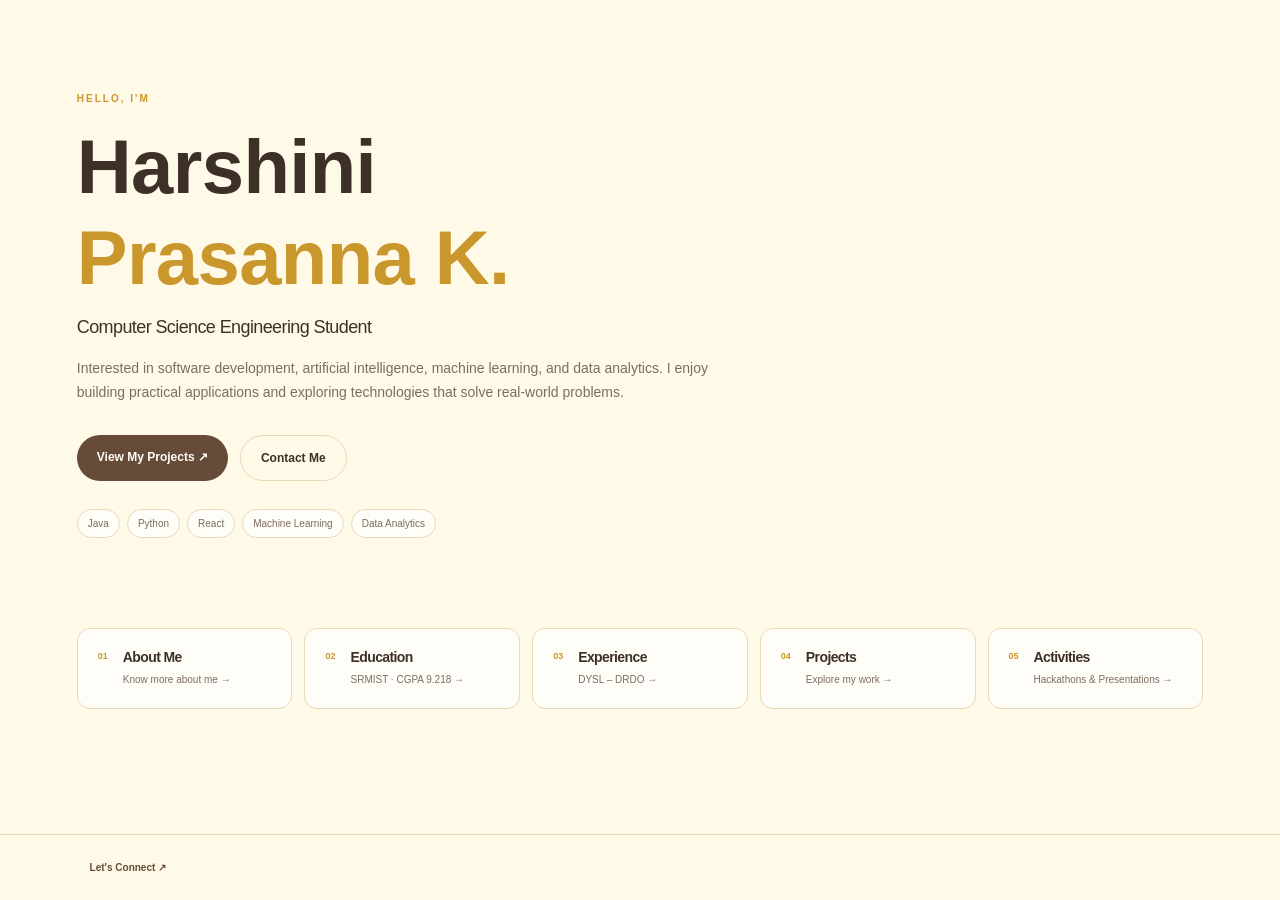
<file: index.html>
<!DOCTYPE html>
<html lang="en">

<head>

  <meta charset="UTF-8">

  <meta name="viewport" content="width=device-width, initial-scale=1.0">

  <title>Harshini Prasanna K. | Portfolio</title>

  <link rel="stylesheet" href="style.css">

</head>


<body>


  <main>


    <!-- =====================================
         HOME
    ====================================== -->

    <section class="home">


      <div class="home-content">


        <p class="small-title">
          HELLO, I'M
        </p>


        <h1>
          Harshini
          <span>Prasanna K.</span>
        </h1>


        <h2>
          Computer Science Engineering Student
        </h2>


        <p class="home-description">

          Interested in software development, artificial intelligence,
          machine learning, and data analytics. I enjoy building
          practical applications and exploring technologies that solve
          real-world problems.

        </p>


        <!-- BUTTONS -->

        <div class="home-buttons">


          <a href="projects.html"
             class="button primary-button">

            View My Projects ↗

          </a>


          <a href="contact.html"
             class="button secondary-button">

            Contact Me

          </a>


        </div>


        <!-- QUICK SKILLS -->

        <div class="quick-skills">

          <span>Java</span>

          <span>Python</span>

          <span>React</span>

          <span>Machine Learning</span>

          <span>Data Analytics</span>

        </div>


      </div>


    </section>



    <!-- =====================================
         QUICK NAVIGATION CARDS
    ====================================== -->

    <section class="home-bottom">


      <!-- ABOUT -->

      <a href="about.html">

        <span>01</span>

        <div>

          <h3>
            About Me
          </h3>

          <p>
            Know more about me →
          </p>

        </div>

      </a>



      <!-- EDUCATION -->

      <a href="education.html">

        <span>02</span>

        <div>

          <h3>
            Education
          </h3>

          <p>
            SRMIST · CGPA 9.218 →
          </p>

        </div>

      </a>



      <!-- INTERNSHIP -->

      <a href="internship.html">

        <span>03</span>

        <div>

          <h3>
            Experience
          </h3>

          <p>
            DYSL – DRDO →
          </p>

        </div>

      </a>



      <!-- PROJECTS -->

      <a href="projects.html">

        <span>04</span>

        <div>

          <h3>
            Projects
          </h3>

          <p>
            Explore my work →
          </p>

        </div>

      </a>



      <!-- ACTIVITIES -->

      <a href="activities.html">

        <span>05</span>

        <div>

          <h3>
            Activities
          </h3>

          <p>
            Hackathons & Presentations →
          </p>

        </div>

      </a>


    </section>


  </main>



  <!-- =====================================
       FOOTER
  ====================================== -->

  <footer>


    


    <a href="contact.html">
      Let's Connect ↗
    </a>


  </footer>


</body>

</html>
</file>
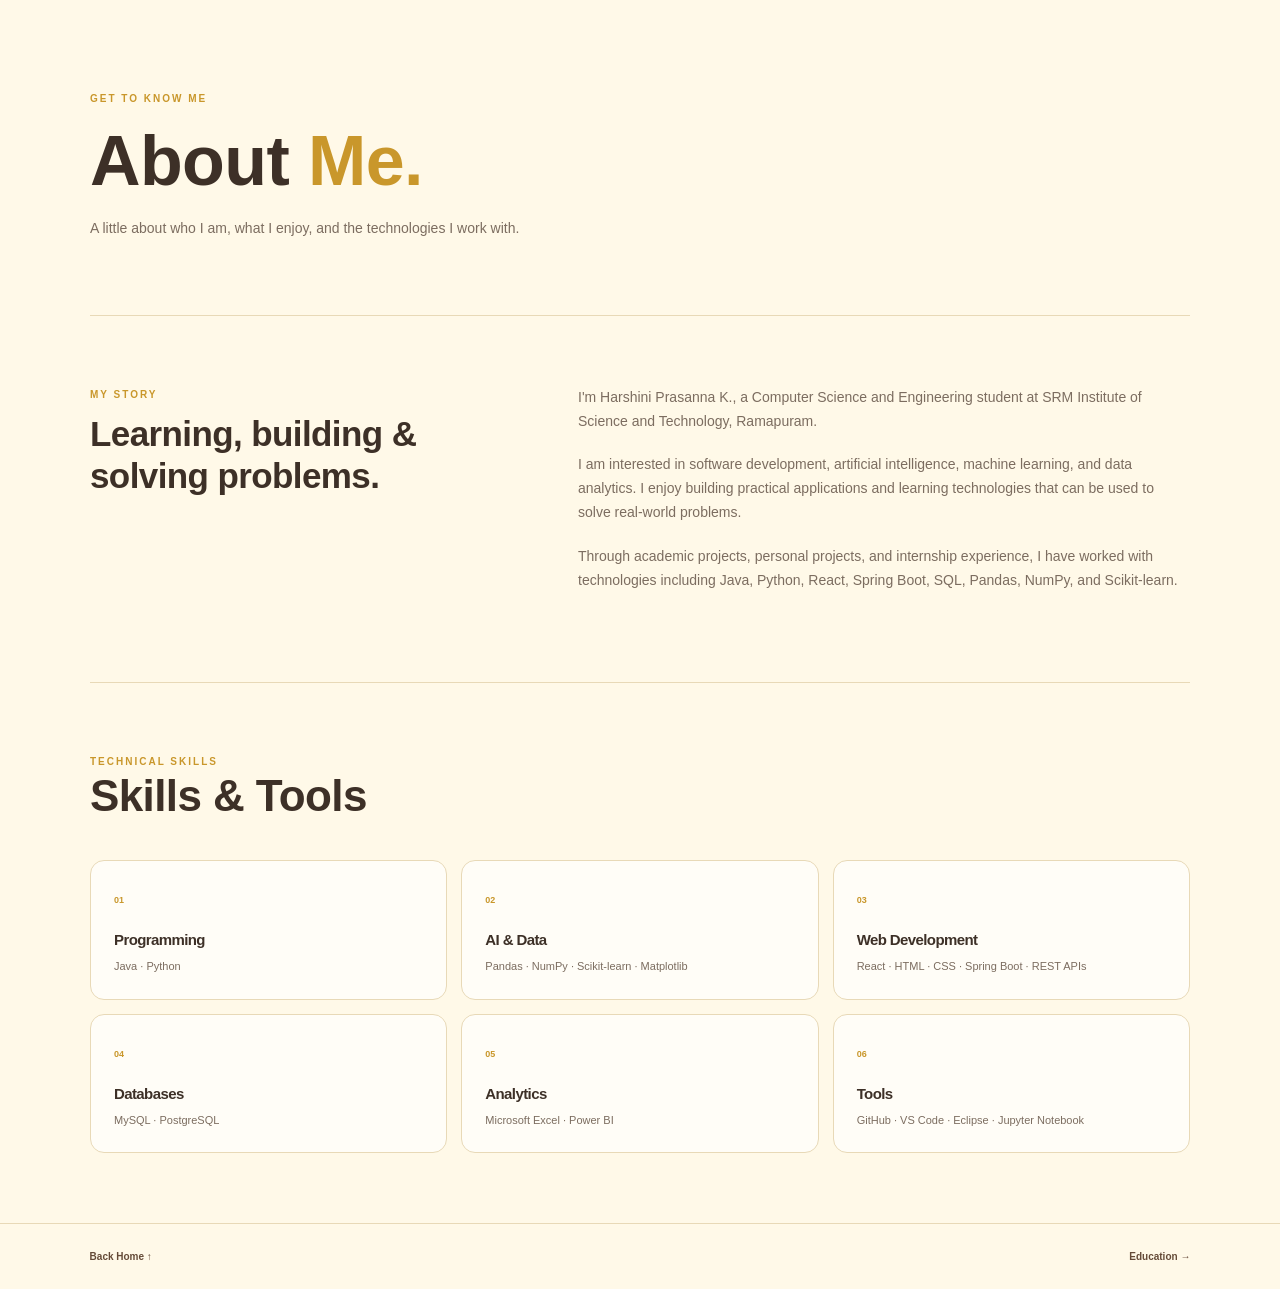
<file: about.html>
<!DOCTYPE html>
<html lang="en">

<head>
  <meta charset="UTF-8">
  <meta name="viewport" content="width=device-width, initial-scale=1.0">

  <title>About | Harshini Prasanna K.</title>

  <link rel="stylesheet" href="style.css">
  <script src="script.js" defer></script>
</head>

<body>




<main>

  <!-- PAGE TITLE -->

  <section class="page-header">

    <p class="small-title">
      GET TO KNOW ME
    </p>

    <h1>
      About <span>Me.</span>
    </h1>

    <p>
      A little about who I am, what I enjoy,
      and the technologies I work with.
    </p>

  </section>


  <!-- ABOUT -->

  <section class="content-section">

    <div class="about-layout">

      <div class="about-heading">

        <p class="small-title">
          MY STORY
        </p>

        <h2>
          Learning, building &
          solving problems.
        </h2>

      </div>


      <div class="about-description">

        <p>
          I'm Harshini Prasanna K., a Computer Science and Engineering
          student at SRM Institute of Science and Technology,
          Ramapuram.
        </p>

        <p>
          I am interested in software development, artificial
          intelligence, machine learning, and data analytics.
          I enjoy building practical applications and learning
          technologies that can be used to solve real-world problems.
        </p>

        <p>
          Through academic projects, personal projects, and internship
          experience, I have worked with technologies including Java,
          Python, React, Spring Boot, SQL, Pandas, NumPy, and
          Scikit-learn.
        </p>

      </div>

    </div>

  </section>


  <!-- SKILLS -->

  <section class="content-section skills-section">

    <p class="small-title">
      TECHNICAL SKILLS
    </p>

    <h2 class="section-title">
      Skills & Tools
    </h2>


    <div class="skills-grid">


      <div class="skill-card">

        <span>01</span>

        <h3>
          Programming
        </h3>

        <p>
          Java · Python
        </p>

      </div>


      <div class="skill-card">

        <span>02</span>

        <h3>
          AI & Data
        </h3>

        <p>
          Pandas · NumPy · Scikit-learn · Matplotlib
        </p>

      </div>


      <div class="skill-card">

        <span>03</span>

        <h3>
          Web Development
        </h3>

        <p>
          React · HTML · CSS · Spring Boot · REST APIs
        </p>

      </div>


      <div class="skill-card">

        <span>04</span>

        <h3>
          Databases
        </h3>

        <p>
          MySQL · PostgreSQL
        </p>

      </div>


      <div class="skill-card">

        <span>05</span>

        <h3>
          Analytics
        </h3>

        <p>
          Microsoft Excel · Power BI
        </p>

      </div>


      <div class="skill-card">

        <span>06</span>

        <h3>
          Tools
        </h3>

        <p>
          GitHub · VS Code · Eclipse · Jupyter Notebook
        </p>

      </div>

    </div>

  </section>

</main>


<footer>


  <a href="index.html">
    Back Home ↑
  </a>
  
  <a href="education.html">
    Education →
  </a>

</footer>

</body>
</html>
</file>
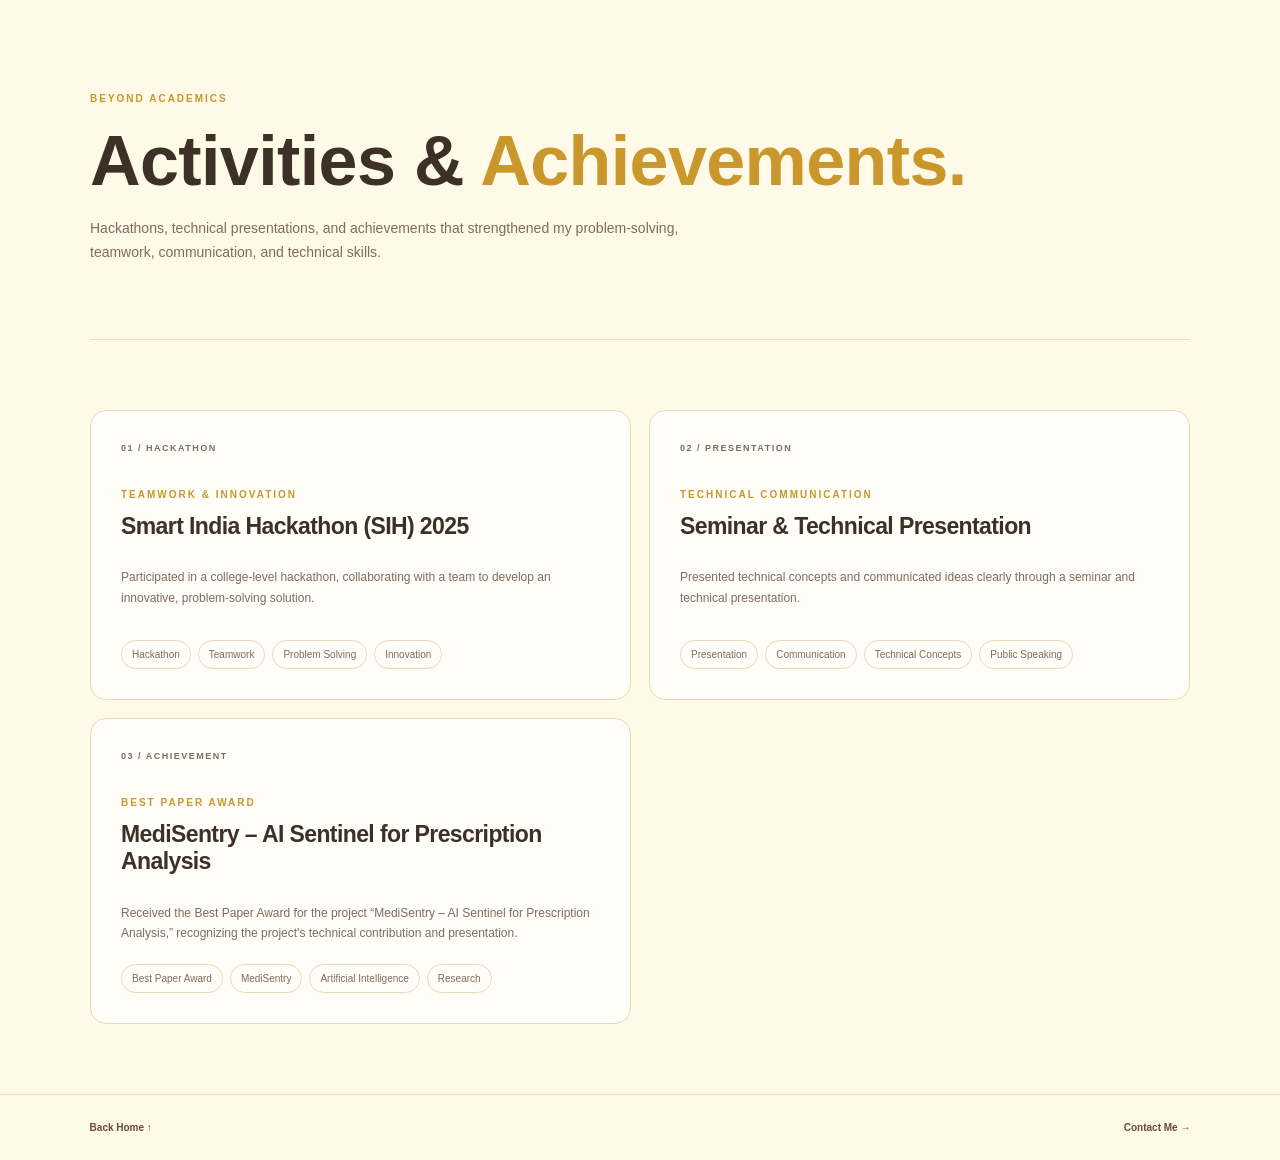
<file: activities.html>
<!DOCTYPE html>
<html lang="en">

<head>
  <meta charset="UTF-8">
  <meta name="viewport" content="width=device-width, initial-scale=1.0">

  <title>Activities & Achievements | Harshini Prasanna K.</title>

  <link rel="stylesheet" href="style.css">
</head>

<body>

  <main>

    <!-- =====================================
         PAGE HEADER
    ====================================== -->

    <section class="page-header">

      <p class="small-title">BEYOND ACADEMICS</p>

      <h1>
        Activities & <span>Achievements.</span>
      </h1>

      <p>
        Hackathons, technical presentations, and achievements that
        strengthened my problem-solving, teamwork, communication,
        and technical skills.
      </p>

    </section>


    <!-- =====================================
         ACTIVITIES & ACHIEVEMENTS
    ====================================== -->

    <section class="content-section">

      <div class="activities-grid">


        <!-- 01 - SMART INDIA HACKATHON -->

        <article class="activity-card">

          <div class="activity-number">
            01 / HACKATHON
          </div>

          <p class="small-title">
            TEAMWORK & INNOVATION
          </p>

          <h2>
            Smart India Hackathon (SIH) 2025
          </h2>

          <p class="activity-description">
            Participated in a college-level hackathon, collaborating
            with a team to develop an innovative, problem-solving
            solution.
          </p>

          <div class="tag-list">
            <span>Hackathon</span>
            <span>Teamwork</span>
            <span>Problem Solving</span>
            <span>Innovation</span>
          </div>

        </article>


        <!-- 02 - SEMINAR -->

        <article class="activity-card">

          <div class="activity-number">
            02 / PRESENTATION
          </div>

          <p class="small-title">
            TECHNICAL COMMUNICATION
          </p>

          <h2>
            Seminar & Technical Presentation
          </h2>

          <p class="activity-description">
            Presented technical concepts and communicated ideas
            clearly through a seminar and technical presentation.
          </p>

          <div class="tag-list">
            <span>Presentation</span>
            <span>Communication</span>
            <span>Technical Concepts</span>
            <span>Public Speaking</span>
          </div>

        </article>


        <!-- 03 - BEST PAPER AWARD -->

        <article class="activity-card">

          <div class="activity-number">
            03 / ACHIEVEMENT
          </div>

          <p class="small-title">
            BEST PAPER AWARD
          </p>

          <h2>
            MediSentry – AI Sentinel for Prescription Analysis
          </h2>

          <p class="activity-description">
            Received the Best Paper Award for the project
            “MediSentry – AI Sentinel for Prescription Analysis,”
            recognizing the project's technical contribution and
            presentation.
          </p>

          <div class="tag-list">
            <span>Best Paper Award</span>
            <span>MediSentry</span>
            <span>Artificial Intelligence</span>
            <span>Research</span>
          </div>

        </article>


      </div>

    </section>

  </main>


  <!-- =====================================
       FOOTER
  ====================================== -->

  <footer>

   
  <a href="index.html">
    Back Home ↑
  </a>

    <a href="contact.html">
      Contact Me →
    </a>

  </footer>


</body>

</html>
</file>
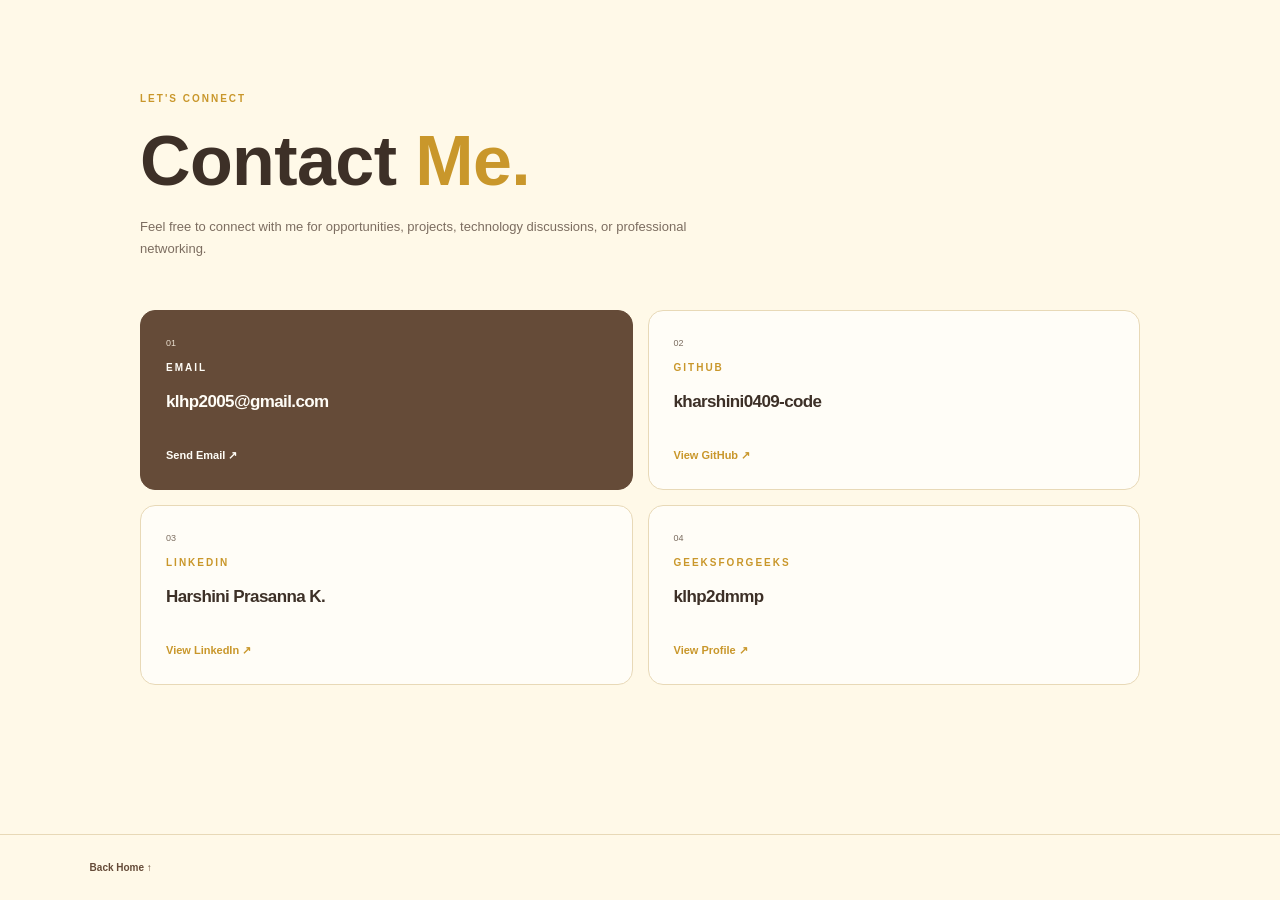
<file: contact.html>
<!DOCTYPE html>
<html lang="en">

<head>

  <meta charset="UTF-8">

  <meta name="viewport"
        content="width=device-width, initial-scale=1.0">

  <title>
    Contact | Harshini Prasanna K.
  </title>

  <link rel="stylesheet" href="style.css">

  <script src="script.js" defer></script>

</head>


<body>




<main>


  <section class="contact-page">


    <div class="contact-heading">


      <p class="small-title">
        LET'S CONNECT
      </p>


      <h1>
        Contact
        <span>Me.</span>
      </h1>


      <p>

        Feel free to connect with me for
        opportunities, projects, technology discussions,
        or professional networking.

      </p>


    </div>


    <div class="contact-grid">


      <!-- EMAIL -->

      <a
        href="mailto:klhp2005@gmail.com"
        class="contact-card email-card"
      >

        <span class="contact-number">
          01
        </span>


        <p class="small-title">
          EMAIL
        </p>


        <h2>
         klhp2005@gmail.com
        </h2>


        <strong>
          Send Email ↗
        </strong>


      </a>


      <!-- GITHUB -->

      <a
        href="https://github.com/kharshini0409-code"
        target="_blank"
        rel="noopener noreferrer"
        class="contact-card"
      >

        <span class="contact-number">
          02
        </span>


        <p class="small-title">
          GITHUB
        </p>


        <h2>
          kharshini0409-code
        </h2>


        <strong>
          View GitHub ↗
        </strong>


      </a>


      <!-- LINKEDIN -->

      <a
        href="https://www.linkedin.com/in/harshini-prasanna-k-ba0515316/"
        target="_blank"
        rel="noopener noreferrer"
        class="contact-card"
      >

        <span class="contact-number">
          03
        </span>


        <p class="small-title">
          LINKEDIN
        </p>


        <h2>
          Harshini Prasanna K.
        </h2>


        <strong>
          View LinkedIn ↗
        </strong>


      </a>


      <!-- GEEKSFORGEEKS -->

      <a
        href="https://www.geeksforgeeks.org/profile/klhp2dmmp"
        target="_blank"
        rel="noopener noreferrer"
        class="contact-card"
      >

        <span class="contact-number">
          04
        </span>


        <p class="small-title">
          GEEKSFORGEEKS
        </p>


        <h2>
          klhp2dmmp
        </h2>


        <strong>
          View Profile ↗
        </strong>


      </a>


    </div>


  </section>


</main>


<footer>

 

  <a href="index.html">
    Back Home ↑
  </a>

</footer>


</body>

</html>
</file>
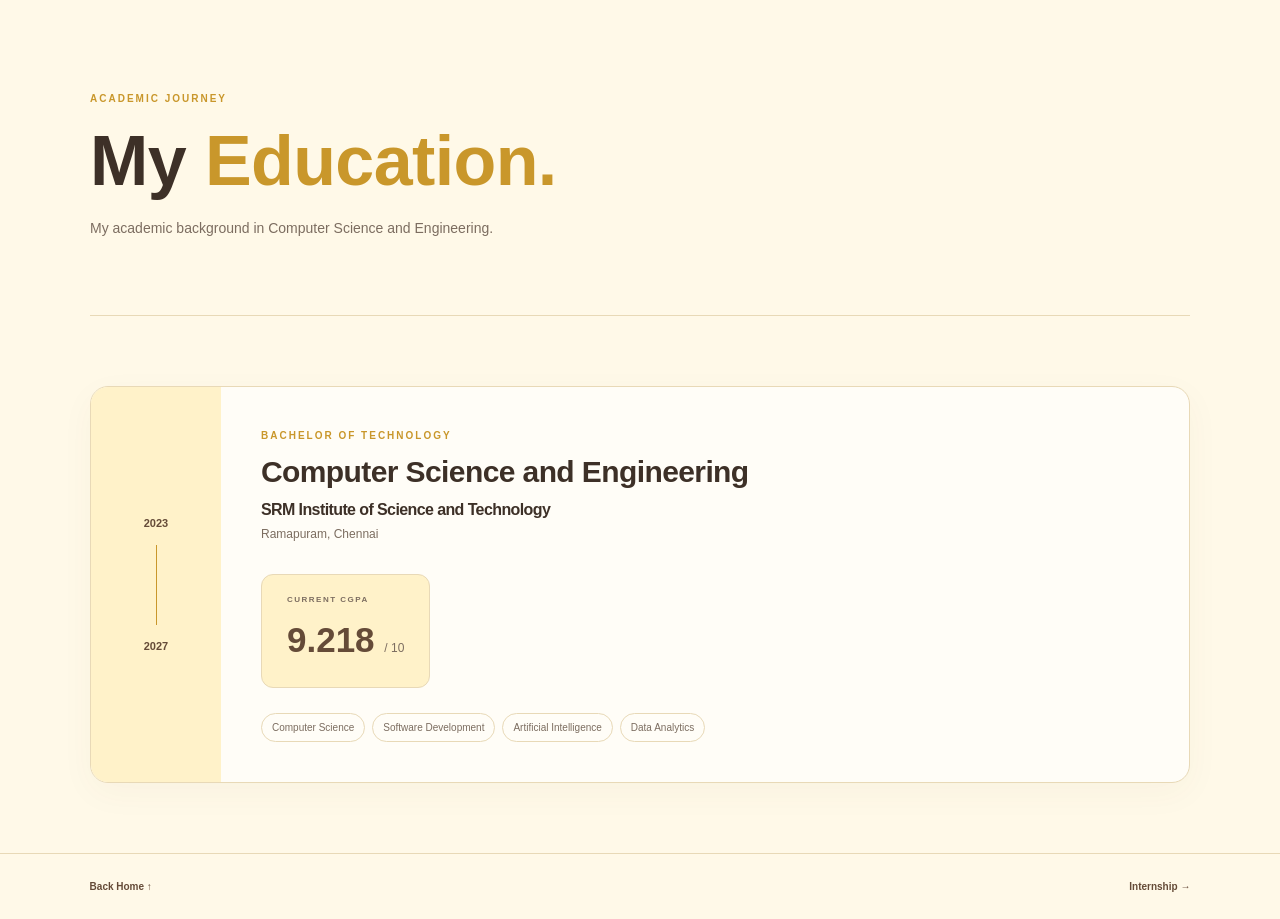
<file: education.html>
<!DOCTYPE html>
<html lang="en">

<head>

  <meta charset="UTF-8">

  <meta name="viewport"
        content="width=device-width, initial-scale=1.0">

  <title>
    Education | Harshini Prasanna K.
  </title>

  <link rel="stylesheet" href="style.css">

  <script src="script.js" defer></script>

</head>


<body>






<main>


  <!-- PAGE HEADER -->

  <section class="page-header">

    <p class="small-title">
      ACADEMIC JOURNEY
    </p>

    <h1>
      My <span>Education.</span>
    </h1>

    <p>
      My academic background in Computer Science
      and Engineering.
    </p>

  </section>


  <!-- EDUCATION -->

  <section class="content-section">


    <div class="education-card">


      <div class="education-year">

        <span>
          2023
        </span>

        <div class="education-line"></div>

        <span>
          2027
        </span>

      </div>


      <div class="education-content">

        <p class="small-title">
          BACHELOR OF TECHNOLOGY
        </p>


        <h2>
          Computer Science and Engineering
        </h2>


        <h3>
          SRM Institute of Science and Technology
        </h3>


        <p class="education-location">
          Ramapuram, Chennai
        </p>


        <div class="cgpa-box">

          <p>
            CURRENT CGPA
          </p>

          <strong>
            9.218
          </strong>

          <span>
            / 10
          </span>

        </div>


        <div class="education-tags">

          <span>
            Computer Science
          </span>

          <span>
            Software Development
          </span>

          <span>
            Artificial Intelligence
          </span>

          <span>
            Data Analytics
          </span>

        </div>

      </div>

    </div>

  </section>

</main>


<footer>


  <a href="index.html">
    Back Home ↑
  </a>

  <a href="internship.html">
    Internship →
  </a>

</footer>


</body>
</html>
</file>
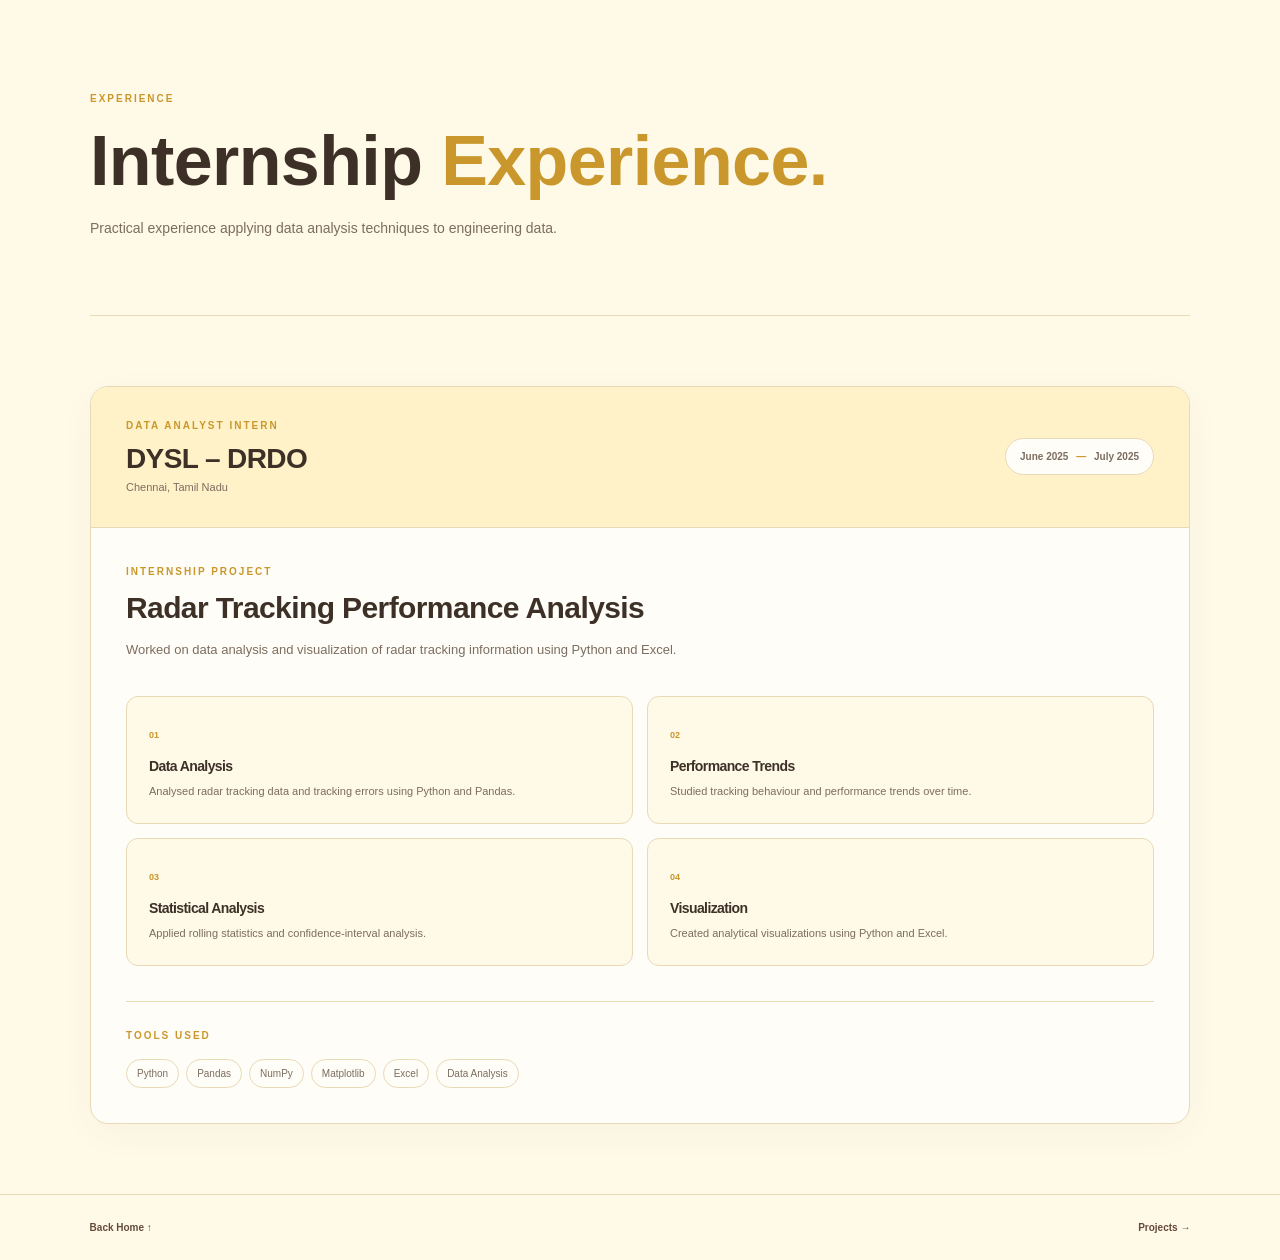
<file: internship.html>
<!DOCTYPE html>
<html lang="en">

<head>

  <meta charset="UTF-8">

  <meta name="viewport"
        content="width=device-width, initial-scale=1.0">

  <title>
    Internship | Harshini Prasanna K.
  </title>

  <link rel="stylesheet" href="style.css">

  <script src="script.js" defer></script>

</head>


<body>








<main>


  <!-- PAGE HEADER -->

  <section class="page-header">

    <p class="small-title">
      EXPERIENCE
    </p>

    <h1>
      Internship
      <span>Experience.</span>
    </h1>

    <p>
      Practical experience applying data analysis
      techniques to engineering data.
    </p>

  </section>


  <section class="content-section">


    <div class="internship-card">


      <!-- TOP -->

      <div class="internship-header">


        <div>

          <p class="small-title">
            DATA ANALYST INTERN
          </p>


          <h2>
            DYSL – DRDO
          </h2>


          <p>
            Chennai, Tamil Nadu
          </p>

        </div>


        <div class="date-badge">

          June 2025
          <span>—</span>
          July 2025

        </div>


      </div>


      <!-- PROJECT -->

      <div class="internship-body">


        <p class="small-title">
          INTERNSHIP PROJECT
        </p>


        <h2>
          Radar Tracking Performance Analysis
        </h2>


        <p class="internship-intro">

          Worked on data analysis and visualization
          of radar tracking information using Python
          and Excel.

        </p>


        <div class="experience-grid">


          <div>

            <span>
              01
            </span>

            <h3>
              Data Analysis
            </h3>

            <p>
              Analysed radar tracking data and
              tracking errors using Python and Pandas.
            </p>

          </div>


          <div>

            <span>
              02
            </span>

            <h3>
              Performance Trends
            </h3>

            <p>
              Studied tracking behaviour and
              performance trends over time.
            </p>

          </div>


          <div>

            <span>
              03
            </span>

            <h3>
              Statistical Analysis
            </h3>

            <p>
              Applied rolling statistics and
              confidence-interval analysis.
            </p>

          </div>


          <div>

            <span>
              04
            </span>

            <h3>
              Visualization
            </h3>

            <p>
              Created analytical visualizations
              using Python and Excel.
            </p>

          </div>


        </div>


        <div class="tool-section">

          <p class="small-title">
            TOOLS USED
          </p>


          <div class="tag-list">

            <span>Python</span>
            <span>Pandas</span>
            <span>NumPy</span>
            <span>Matplotlib</span>
            <span>Excel</span>
            <span>Data Analysis</span>

          </div>

        </div>


      </div>


    </div>


  </section>


</main>


<footer>

 

  <a href="index.html">
    Back Home ↑
  </a>
  
  <a href="projects.html">
    Projects →
  </a>

</footer>


</body>

</html>
</file>
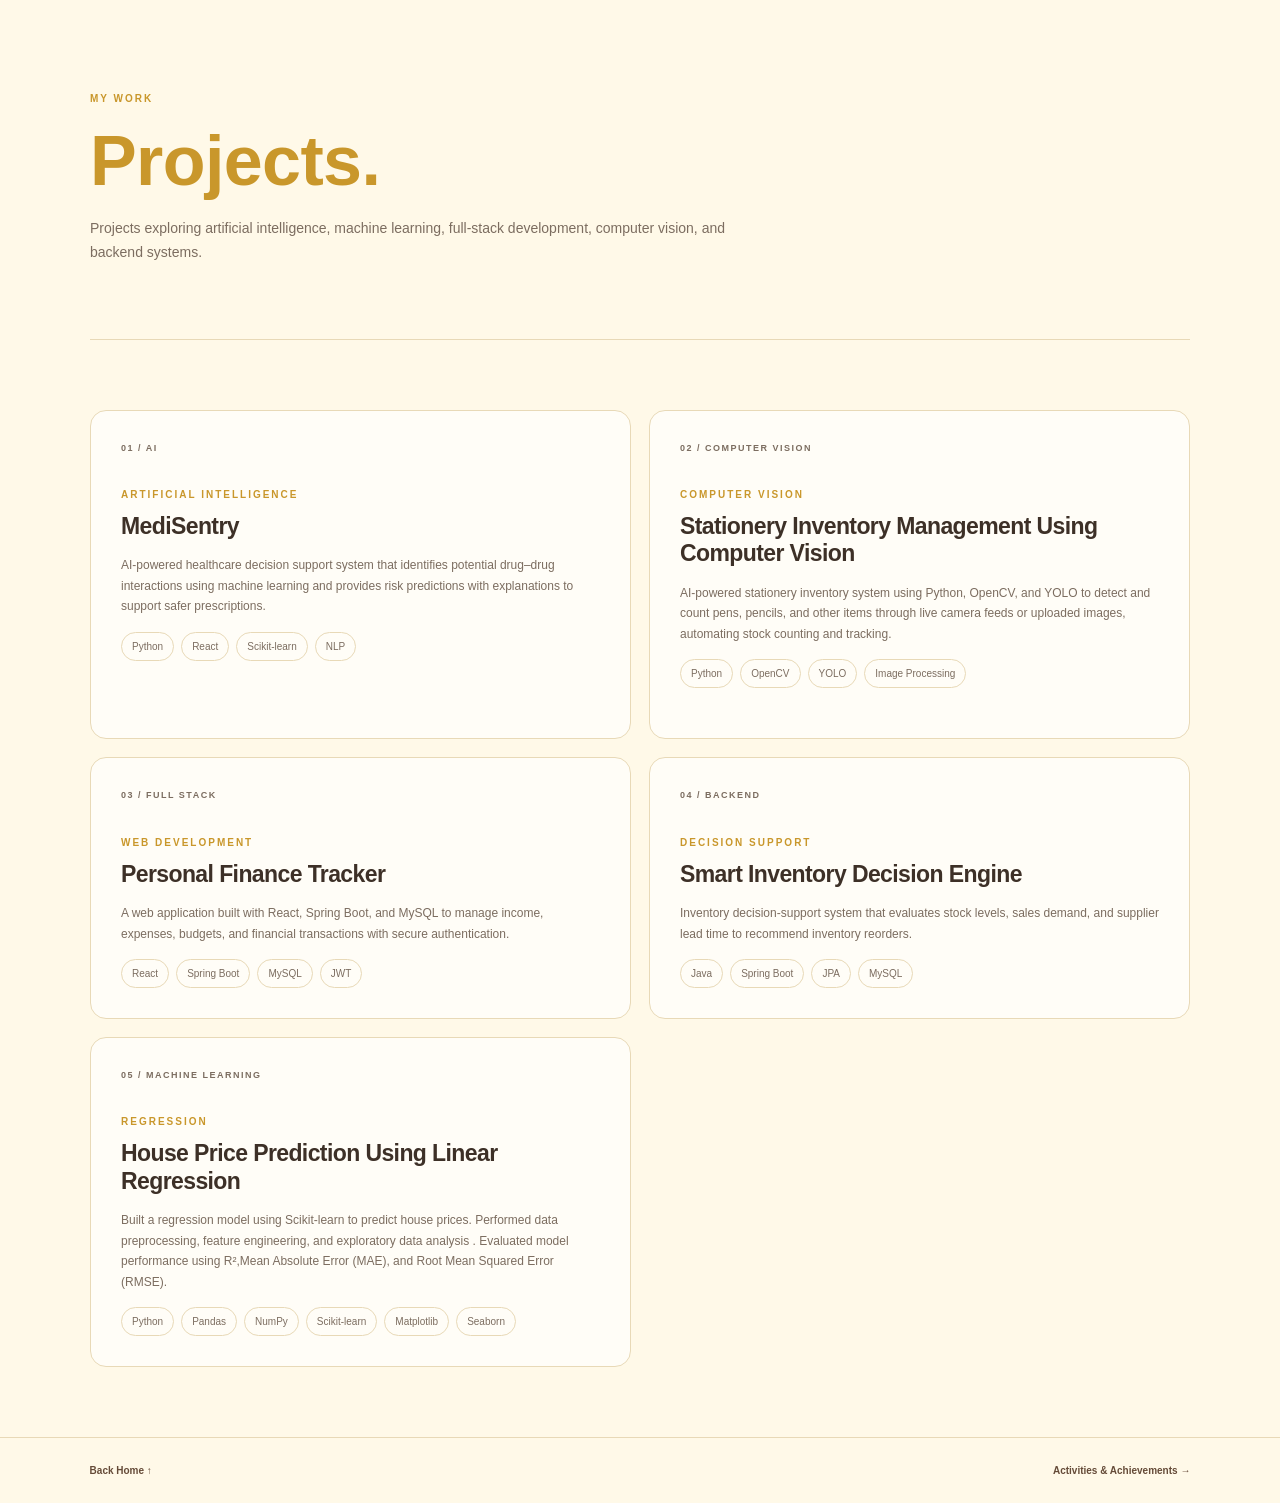
<file: projects.html>
<!DOCTYPE html>
<html lang="en">

<head>

  <meta charset="UTF-8">

  <meta name="viewport"
        content="width=device-width, initial-scale=1.0">

  <title>
    Projects | Harshini Prasanna K.
  </title>

  <link rel="stylesheet" href="style.css">

  <script src="script.js" defer></script>

</head>


<body>





<main>


  <!-- PAGE HEADER -->

  <section class="page-header">

    <p class="small-title">
      MY WORK
    </p>

    <h1>
    



      <span>Projects.</span>
    </h1>

    <p>
      Projects exploring artificial intelligence,
      machine learning, full-stack development,
      computer vision, and backend systems.
    </p>

  </section>


  <!-- PROJECTS -->

  <section class="content-section">


    <div class="projects-grid">


      <!-- PROJECT 1 -->

      <article class="project-card">


        <div class="project-number">
          01 / AI
        </div>


        <p class="small-title">
          ARTIFICIAL INTELLIGENCE
        </p>


        <h2>
          MediSentry
        </h2>


        <p>
AI-powered healthcare decision support system that identifies 
potential drug–drug interactions using machine learning and 
provides risk predictions with explanations to support 
safer prescriptions.
        </p>


        <div class="tag-list">

          <span>Python</span>
          <span>React</span>
          <span>Scikit-learn</span>
          <span>NLP</span>

        </div>


      </article>


      <!-- PROJECT 2 -->

      <article class="project-card">


        <div class="project-number">
          02 / COMPUTER VISION
        </div>


        <p class="small-title">
        COMPUTER VISION
        </p>


        <h2>
        Stationery Inventory Management Using Computer Vision
        </h2>


        <p>

         AI-powered stationery inventory system
         using Python, OpenCV, and YOLO to detect
        and count pens, pencils, and other items
         through live camera feeds or uploaded 
        images, automating stock counting and 
        tracking.
        </p>


        <div class="tag-list">

          <span>Python</span>
          <span>OpenCV</span>
          <span>YOLO</span>
          <span>Image Processing</span>

        </div>


        <p class="project-status">
         
        </p>


      </article>


      <!-- PROJECT 3 -->

      <article class="project-card">


        <div class="project-number">
          03 / FULL STACK
        </div>


        <p class="small-title">
          WEB DEVELOPMENT
        </p>


        <h2>
          Personal Finance Tracker
        </h2>


        <p>
            A web application built with React,
             Spring Boot, and MySQL to manage 
             income, expenses, budgets, and 
             financial transactions with secure
             authentication.

     

        </p>


        <div class="tag-list">

          <span>React</span>
          <span>Spring Boot</span>
          <span>MySQL</span>
          <span>JWT</span>

        </div>


      </article>


      <!-- PROJECT 4 -->

      <article class="project-card">


        <div class="project-number">
          04 / BACKEND
        </div>


        <p class="small-title">
          DECISION SUPPORT
        </p>


        <h2>
          Smart Inventory Decision Engine
        </h2>


        <p>

          Inventory decision-support system that
          evaluates stock levels, sales demand,
          and supplier lead time to recommend
          inventory reorders.

        </p>


        <div class="tag-list">

          <span>Java</span>
          <span>Spring Boot</span>
          <span>JPA</span>
          <span>MySQL</span>

        </div>


      </article>


      <!-- PROJECT 5 -->

      <article class="project-card">


        <div class="project-number">
          05 / MACHINE LEARNING
        </div>


        <p class="small-title">
          REGRESSION
        </p>


        <h2>
          House Price Prediction Using Linear Regression
        </h2>


        <p>

          Built a regression model using Scikit-learn
          to predict house prices. Performed data
          preprocessing, feature engineering, and
          exploratory data analysis . Evaluated 
          model performance using R²,Mean Absolute 
          Error (MAE), and Root Mean Squared Error
           (RMSE).

        </p>


        <div class="tag-list">

          <span>Python</span>
          <span>Pandas</span>
          <span>NumPy</span>
          <span>Scikit-learn</span>
          <span>Matplotlib</span>
          <span>Seaborn</span>

        </div>


      </article>


    </div>


  </section>


</main>


<footer>

 
  <a href="index.html">
    Back Home ↑
  </a>

  <a href="activities.html">
    Activities & Achievements →
  </a>

</footer>


</body>

</html>
</file>
<file: style.css>
/* =========================================
   COLOR THEME
========================================= */

:root {

  /* Main Background */
  --background: #fff9e8;

  /* Cards */
  --white: #fffdf7;

  /* Main Text */
  --text: #3d3027;

  /* Secondary Text */
  --muted: #7c6d60;

  /* Golden Accent */
  --primary: #c9972b;

  /* Dark Brown */
  --primary-dark: #654b38;

  /* Light Accent */
  --lavender: #f2dfad;

  /* Very Light Accent */
  --lavender-light: #fff2c9;

  /* Borders */
  --border: #e8d9b7;
}


/* =========================================
   RESET
========================================= */

* {
  box-sizing: border-box;
}


html {
  scroll-behavior: smooth;
}


body {

  margin: 0;

  min-height: 100vh;

  display: flex;

  flex-direction: column;

  background: var(--background);

  color: var(--text);

  font-family: Arial, Helvetica, sans-serif;

  line-height: 1.7;

}


main {
  flex: 1;
}


a {

  color: inherit;

  text-decoration: none;

}


button {
  font-family: inherit;
}


/* =========================================
   TYPOGRAPHY
========================================= */

h1,
h2,
h3 {

  margin-top: 0;

  line-height: 1.2;

  letter-spacing: -0.6px;

}


.small-title {

  margin: 0;

  color: var(--primary);

  font-size: 10px;

  font-weight: 800;

  letter-spacing: 2px;

}


/* =========================================
   HOME
========================================= */

.home {

  width: min(1150px, 88%);

  min-height: 580px;

  margin: auto;

  padding: 90px 0;

  display: flex;

  align-items: center;

}


.home-content {
  max-width: 760px;
}


.home-content h1 {

  margin: 14px 0;

  max-width: 700px;

  font-size: clamp(48px, 6vw, 76px);

}


.home-content h1 span {

  display: block;

  color: var(--primary);

}


.home-content h2 {

  margin: 0 0 18px;

  color: var(--text);

  font-size: 18px;

  font-weight: 500;

}


.home-description {

  max-width: 650px;

  color: var(--muted);

  font-size: 14px;

}


/* =========================================
   HOME BUTTONS
========================================= */

.home-buttons {

  margin-top: 30px;

  display: flex;

  flex-wrap: wrap;

  gap: 12px;

}


.button {

  display: inline-block;

  padding: 12px 20px;

  border-radius: 30px;

  font-size: 12px;

  font-weight: 700;

  transition: 0.2s ease;

}


.button:hover {

  transform: translateY(-2px);

}


.primary-button {

  background: var(--primary-dark);

  color: var(--white);

}


.primary-button:hover {

  background: var(--primary);

}


.secondary-button {

  background: transparent;

  border: 1px solid var(--border);

  color: var(--text);

}


.secondary-button:hover {

  color: var(--primary-dark);

  border-color: var(--primary);

}


/* =========================================
   QUICK SKILLS
========================================= */

.quick-skills {

  margin-top: 28px;

  display: flex;

  flex-wrap: wrap;

  gap: 7px;

}


.quick-skills span,
.tag-list span,
.education-tags span {

  padding: 5px 10px;

  background: var(--white);

  border: 1px solid var(--border);

  border-radius: 30px;

  color: var(--muted);

  font-size: 10px;

  transition: 0.2s ease;

}


.quick-skills span:hover,
.tag-list span:hover,
.education-tags span:hover {

  background: var(--lavender-light);

  border-color: var(--primary);

  color: var(--primary-dark);

}


/* =========================================
   HOME BOTTOM CARDS
========================================= */

.home-bottom {

  width: min(1150px, 88%);

  margin: auto;

  padding: 0 0 80px;

  display: grid;

  grid-template-columns: repeat(5, 1fr);

  gap: 12px;

}


.home-bottom > a {

  padding: 20px;

  display: flex;

  gap: 15px;

  background: var(--white);

  border: 1px solid var(--border);

  border-radius: 13px;

  transition: 0.2s ease;

}


.home-bottom > a:hover {

  transform: translateY(-3px);

  border-color: var(--primary);

  box-shadow: 0 12px 30px rgba(101, 75, 56, 0.08);

}


.home-bottom > a > span {

  color: var(--primary);

  font-size: 9px;

  font-weight: bold;

}


.home-bottom h3 {

  margin: 0 0 5px;

  font-size: 14px;

}


.home-bottom p {

  margin: 0;

  color: var(--muted);

  font-size: 10px;

}


/* =========================================
   PAGE HEADER
========================================= */

.page-header {

  width: min(1100px, 88%);

  margin: auto;

  padding: 90px 0 60px;

  border-bottom: 1px solid var(--border);

}


.page-header h1 {

  margin: 12px 0;

  font-size: clamp(45px, 6vw, 70px);

}


.page-header h1 span {

  color: var(--primary);

}


.page-header > p:last-child {

  max-width: 650px;

  color: var(--muted);

  font-size: 14px;

}


/* =========================================
   CONTENT
========================================= */

.content-section {

  width: min(1100px, 88%);

  margin: auto;

  padding: 70px 0;

}


.section-title {

  font-size: clamp(30px, 4vw, 44px);

}


/* =========================================
   ABOUT
========================================= */

.about-layout {

  display: grid;

  grid-template-columns: 0.8fr 1.2fr;

  gap: 80px;

}


.about-heading h2 {

  margin-top: 10px;

  font-size: 35px;

}


.about-description p {

  margin-top: 0;

  margin-bottom: 20px;

  color: var(--muted);

  font-size: 14px;

}


/* =========================================
   SKILLS
========================================= */

.skills-section {

  border-top: 1px solid var(--border);

}


.skills-grid {

  margin-top: 35px;

  display: grid;

  grid-template-columns: repeat(3, 1fr);

  gap: 14px;

}


.skill-card {

  padding: 23px;

  background: var(--white);

  border: 1px solid var(--border);

  border-radius: 14px;

  transition: 0.2s ease;

}


.skill-card:hover {

  transform: translateY(-3px);

  border-color: var(--primary);

  box-shadow: 0 12px 30px rgba(101, 75, 56, 0.07);

}


.skill-card > span {

  color: var(--primary);

  font-size: 9px;

  font-weight: bold;

}


.skill-card h3 {

  margin: 20px 0 8px;

  font-size: 15px;

}


.skill-card p {

  margin: 0;

  color: var(--muted);

  font-size: 11px;

}


/* =========================================
   EDUCATION
========================================= */

.education-card {

  display: grid;

  grid-template-columns: 130px 1fr;

  overflow: hidden;

  background: var(--white);

  border: 1px solid var(--border);

  border-radius: 18px;

  box-shadow: 0 10px 35px rgba(101, 75, 56, 0.04);

}


.education-year {

  padding: 35px;

  display: flex;

  flex-direction: column;

  align-items: center;

  justify-content: center;

  background: var(--lavender-light);

  color: var(--primary-dark);

  font-size: 11px;

  font-weight: bold;

}


.education-line {

  width: 1px;

  height: 80px;

  margin: 12px 0;

  background: var(--primary);

}


.education-content {

  padding: 40px;

}


.education-content h2 {

  margin: 10px 0;

  font-size: 30px;

}


.education-content h3 {

  margin: 0;

  font-size: 16px;

}


.education-location {

  margin-top: 5px;

  color: var(--muted);

  font-size: 12px;

}


/* =========================================
   CGPA
========================================= */

.cgpa-box {

  width: fit-content;

  margin-top: 30px;

  padding: 18px 25px;

  background: var(--lavender-light);

  border: 1px solid var(--border);

  border-radius: 12px;

}


.cgpa-box p {

  margin: 0 0 3px;

  color: var(--muted);

  font-size: 8px;

  font-weight: bold;

  letter-spacing: 1.5px;

}


.cgpa-box strong {

  color: var(--primary-dark);

  font-size: 35px;

}


.cgpa-box span {

  color: var(--muted);

  font-size: 12px;

}


.education-tags {

  margin-top: 25px;

  display: flex;

  flex-wrap: wrap;

  gap: 7px;

}


/* =========================================
   INTERNSHIP
========================================= */

.internship-card {

  overflow: hidden;

  background: var(--white);

  border: 1px solid var(--border);

  border-radius: 18px;

  box-shadow: 0 10px 35px rgba(101, 75, 56, 0.04);

}


.internship-header {

  padding: 30px 35px;

  display: flex;

  justify-content: space-between;

  align-items: center;

  gap: 25px;

  background: var(--lavender-light);

  border-bottom: 1px solid var(--border);

}


.internship-header h2 {

  margin: 8px 0 3px;

  font-size: 28px;

}


.internship-header p:last-child {

  margin: 0;

  color: var(--muted);

  font-size: 11px;

}


.date-badge {

  padding: 9px 14px;

  background: var(--white);

  border: 1px solid var(--border);

  border-radius: 30px;

  color: var(--muted);

  font-size: 10px;

  font-weight: bold;

}


.date-badge span {

  margin: 0 5px;

  color: var(--primary);

}


.internship-body {

  padding: 35px;

}


.internship-body > h2 {

  margin: 10px 0;

  font-size: 30px;

}


.internship-intro {

  max-width: 750px;

  color: var(--muted);

  font-size: 13px;

}


/* =========================================
   EXPERIENCE
========================================= */

.experience-grid {

  margin-top: 35px;

  display: grid;

  grid-template-columns: repeat(2, 1fr);

  gap: 14px;

}


.experience-grid > div {

  padding: 22px;

  background: var(--background);

  border: 1px solid var(--border);

  border-radius: 12px;

  transition: 0.2s ease;

}


.experience-grid > div:hover {

  transform: translateY(-2px);

  border-color: var(--primary);

}


.experience-grid span {

  color: var(--primary);

  font-size: 9px;

  font-weight: bold;

}


.experience-grid h3 {

  margin: 12px 0 7px;

  font-size: 14px;

}


.experience-grid p {

  margin: 0;

  color: var(--muted);

  font-size: 11px;

}


.tool-section {

  margin-top: 35px;

  padding-top: 25px;

  border-top: 1px solid var(--border);

}


.tag-list {

  margin-top: 15px;

  display: flex;

  flex-wrap: wrap;

  gap: 7px;

}


/* =========================================
   PROJECTS
========================================= */

.projects-grid {

  display: grid;

  grid-template-columns: repeat(2, 1fr);

  gap: 18px;

}


.project-card {

  padding: 30px;

  background: var(--white);

  border: 1px solid var(--border);

  border-radius: 16px;

  transition: 0.25s ease;

}


.project-card:hover {

  transform: translateY(-4px);

  border-color: var(--primary);

  box-shadow: 0 15px 40px rgba(101, 75, 56, 0.08);

}


.project-number {

  margin-bottom: 30px;

  color: var(--muted);

  font-size: 9px;

  font-weight: bold;

  letter-spacing: 1.5px;

}


.project-card h2 {

  margin: 10px 0 15px;

  font-size: 23px;

}


.project-card > p:not(.small-title):not(.project-status) {

  color: var(--muted);

  font-size: 12px;

}


.project-status {

  margin-top: 20px;

  color: var(--primary-dark);

  font-size: 8px;

  font-weight: bold;

  letter-spacing: 1px;

}


/* =========================================
   ACTIVITIES
========================================= */

.activities-grid {

  display: grid;

  grid-template-columns: repeat(2, 1fr);

  gap: 18px;

}


.activity-card {

  min-height: 290px;

  padding: 30px;

  display: flex;

  flex-direction: column;

  background: var(--white);

  border: 1px solid var(--border);

  border-radius: 16px;

  transition: 0.25s ease;

}


.activity-card:hover {

  transform: translateY(-4px);

  border-color: var(--primary);

  box-shadow: 0 15px 40px rgba(101, 75, 56, 0.08);

}


.activity-number {

  margin-bottom: 30px;

  color: var(--muted);

  font-size: 9px;

  font-weight: bold;

  letter-spacing: 1.5px;

}


.activity-card h2 {

  margin: 10px 0 15px;

  font-size: 23px;

}


.activity-description {

  margin-bottom: 20px;

  color: var(--muted);

  font-size: 12px;

}


.activity-card .tag-list {

  margin-top: auto;

}


/* =========================================
   CONTACT
========================================= */

.contact-page {

  width: min(1000px, 88%);

  margin: auto;

  padding: 90px 0;

}


.contact-heading {

  margin-bottom: 50px;

}


.contact-heading h1 {

  margin: 12px 0;

  font-size: clamp(48px, 6vw, 70px);

}


.contact-heading h1 span {

  color: var(--primary);

}


.contact-heading > p:last-child {

  max-width: 600px;

  color: var(--muted);

  font-size: 13px;

}


.contact-grid {

  display: grid;

  grid-template-columns: repeat(2, 1fr);

  gap: 15px;

}


.contact-card {

  min-height: 180px;

  padding: 25px;

  display: flex;

  flex-direction: column;

  justify-content: space-between;

  background: var(--white);

  border: 1px solid var(--border);

  border-radius: 15px;

  transition: 0.25s ease;

}


.contact-card:hover {

  transform: translateY(-4px);

  border-color: var(--primary);

  box-shadow: 0 15px 35px rgba(101, 75, 56, 0.08);

}


.contact-number {

  color: var(--muted);

  font-size: 9px;

}


.contact-card h2 {

  margin: 8px 0 25px;

  font-size: 17px;

  overflow-wrap: anywhere;

}


.contact-card strong {

  color: var(--primary);

  font-size: 11px;

}


/* =========================================
   EMAIL CARD
========================================= */

.email-card {

  background: var(--primary-dark);

  color: var(--white);

  border-color: var(--primary-dark);

}


.email-card .small-title,
.email-card strong {

  color: var(--white);

}


.email-card .contact-number {

  color: #eadfcf;

}


.email-card:hover {

  background: var(--primary);

  border-color: var(--primary);

}


/* =========================================
   FOOTER
========================================= */

footer {

  padding: 24px 7%;

  display: flex;

  justify-content: space-between;

  gap: 20px;

  border-top: 1px solid var(--border);

  color: var(--muted);

  font-size: 10px;

}


footer p {

  margin: 0;

}


footer a {

  color: var(--primary-dark);

  font-weight: bold;

}


footer a:hover {

  color: var(--primary);

}


/* =========================================
   TABLET
========================================= */

@media (max-width: 1000px) {

  .home-bottom {

    grid-template-columns: repeat(3, 1fr);

  }

}


@media (max-width: 900px) {

  .skills-grid {

    grid-template-columns: repeat(2, 1fr);

  }

}


/* =========================================
   MOBILE
========================================= */

@media (max-width: 760px) {


  /* HOME */

  .home {

    min-height: auto;

    padding: 60px 0;

  }


  .home-content h1 {

    font-size: 48px;

  }


  .home-bottom {

    grid-template-columns: 1fr;

    padding-bottom: 50px;

  }


  /* GENERAL */

  .page-header {

    padding: 60px 0 40px;

  }


  .content-section {

    padding: 50px 0;

  }


  /* ABOUT */

  .about-layout {

    grid-template-columns: 1fr;

    gap: 25px;

  }


  .skills-grid {

    grid-template-columns: 1fr;

  }


  /* EDUCATION */

  .education-card {

    grid-template-columns: 1fr;

  }


  .education-year {

    padding: 20px;

    flex-direction: row;

  }


  .education-line {

    width: 60px;

    height: 1px;

    margin: 0 15px;

  }


  .education-content {

    padding: 25px;

  }


  /* INTERNSHIP */

  .internship-header {

    align-items: flex-start;

    flex-direction: column;

  }


  .internship-body {

    padding: 25px;

  }


  .experience-grid {

    grid-template-columns: 1fr;

  }


  /* PROJECTS */

  .projects-grid {

    grid-template-columns: 1fr;

  }


  /* ACTIVITIES */

  .activities-grid {

    grid-template-columns: 1fr;

  }


  /* CONTACT */

  .contact-grid {

    grid-template-columns: 1fr;

  }


  /* FOOTER */

  footer {

    flex-wrap: wrap;

  }

}


/* =========================================
   SMALL MOBILE
========================================= */

@media (max-width: 430px) {


  .home-content h1 {

    font-size: 41px;

  }


  .page-header h1,
  .contact-heading h1 {

    font-size: 42px;

  }


  .home {

    width: 90%;

  }


  .content-section,
  .page-header,
  .contact-page {

    width: 90%;

  }

}


/* =========================================
   REDUCED MOTION
========================================= */

@media (prefers-reduced-motion: reduce) {


  html {

    scroll-behavior: auto;

  }


  *,
  *::before,
  *::after {

    transition: none !important;

  }

}
</file>
